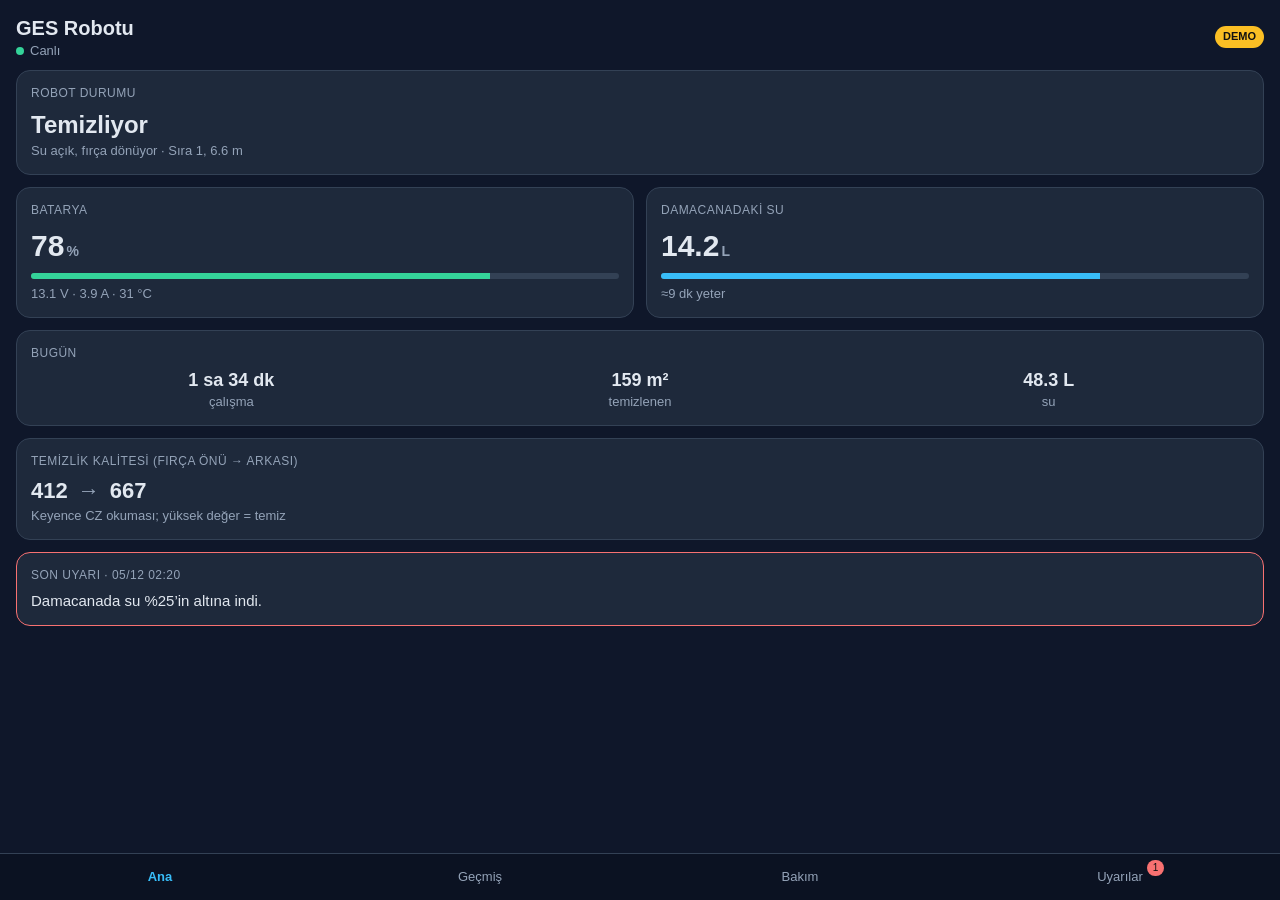
<file: uygulama/public/index.html>
<!doctype html>
<html lang="tr">
<head>
  <meta charset="utf-8">
  <meta name="viewport" content="width=device-width, initial-scale=1, viewport-fit=cover">
  <meta name="theme-color" content="#0f172a">
  <meta name="apple-mobile-web-app-capable" content="yes">
  <meta name="apple-mobile-web-app-status-bar-style" content="black-translucent">
  <meta name="apple-mobile-web-app-title" content="GES Robotu">
  <link rel="apple-touch-icon" href="icons/icon-192.png">
  <link rel="manifest" href="manifest.json">
  <link rel="stylesheet" href="styles.css">
  <title>GES Robotu</title>
</head>
<body>
  <header class="top">
    <div>
      <h1>GES Robotu</h1>
      <div class="sub"><span id="baglanti" class="dot"></span><span id="baglantiYazi">Bağlanıyor…</span></div>
    </div>
    <span id="modEtiket" class="pill" hidden>DEMO</span>
  </header>

  <main>
    <!-- ANA -->
    <section id="ana" class="sayfa aktif">
      <div class="kart durum">
        <div class="etiket">Robot durumu</div>
        <div id="durum" class="durumYazi">—</div>
        <div id="durumAlt" class="muted">—</div>
      </div>

      <div class="grid2">
        <div class="kart">
          <div class="etiket">Batarya</div>
          <div class="buyuk"><span id="bat">—</span><small>%</small></div>
          <div class="bar"><i id="batBar"></i></div>
          <div class="muted" id="batAlt">—</div>
        </div>
        <div class="kart">
          <div class="etiket">Damacanadaki su</div>
          <div class="buyuk"><span id="su">—</span><small>L</small></div>
          <div class="bar su"><i id="suBar"></i></div>
          <div class="muted" id="suAlt">—</div>
        </div>
      </div>

      <div class="kart">
        <div class="etiket">Bugün</div>
        <div class="grid3">
          <div><div class="orta" id="bugunSure">—</div><div class="muted">çalışma</div></div>
          <div><div class="orta" id="bugunAlan">—</div><div class="muted">temizlenen</div></div>
          <div><div class="orta" id="bugunSu">—</div><div class="muted">su</div></div>
        </div>
      </div>

      <div class="kart">
        <div class="etiket">Temizlik kalitesi (fırça önü → arkası)</div>
        <div class="kir"><span id="kirOn">—</span><span class="ok">→</span><span id="kirArka">—</span></div>
        <div class="muted">Keyence CZ okuması; yüksek değer = temiz</div>
      </div>

      <div id="sonUyari" class="kart uyari" hidden></div>
    </section>

    <!-- GEÇMİŞ -->
    <section id="gecmis" class="sayfa">
      <div class="kart">
        <div class="etiket">Son 7 gün – temizlenen alan (m²)</div>
        <div id="grafik" class="grafik"></div>
      </div>
      <div id="gorevListe"></div>
    </section>

    <!-- BAKIM -->
    <section id="bakim" class="sayfa">
      <div id="bakimListe"></div>
      <p class="muted kucuk">Eşikler prototip için tahminidir; testlerle güncellenecek. "Değiştirildi" sayacı sıfırlar.</p>
    </section>

    <!-- UYARILAR -->
    <section id="uyarilar" class="sayfa">
      <div id="uyariListe"></div>
    </section>
  </main>

  <nav class="alt">
    <button data-s="ana" class="aktif">Ana</button>
    <button data-s="gecmis">Geçmiş</button>
    <button data-s="bakim">Bakım</button>
    <button data-s="uyarilar">Uyarılar<span id="uyariSayi" class="rozet" hidden></span></button>
  </nav>

  <dialog id="giris">
    <form method="dialog" id="girisForm">
      <h2>Giriş</h2>
      <input id="eposta" type="email" placeholder="E-posta" autocomplete="username" required>
      <input id="sifre" type="password" placeholder="Şifre" autocomplete="current-password" required>
      <div id="girisHata" class="hata"></div>
      <button type="submit">Giriş yap</button>
    </form>
  </dialog>

  <script type="module" src="app.js"></script>
</body>
</html>
</file>
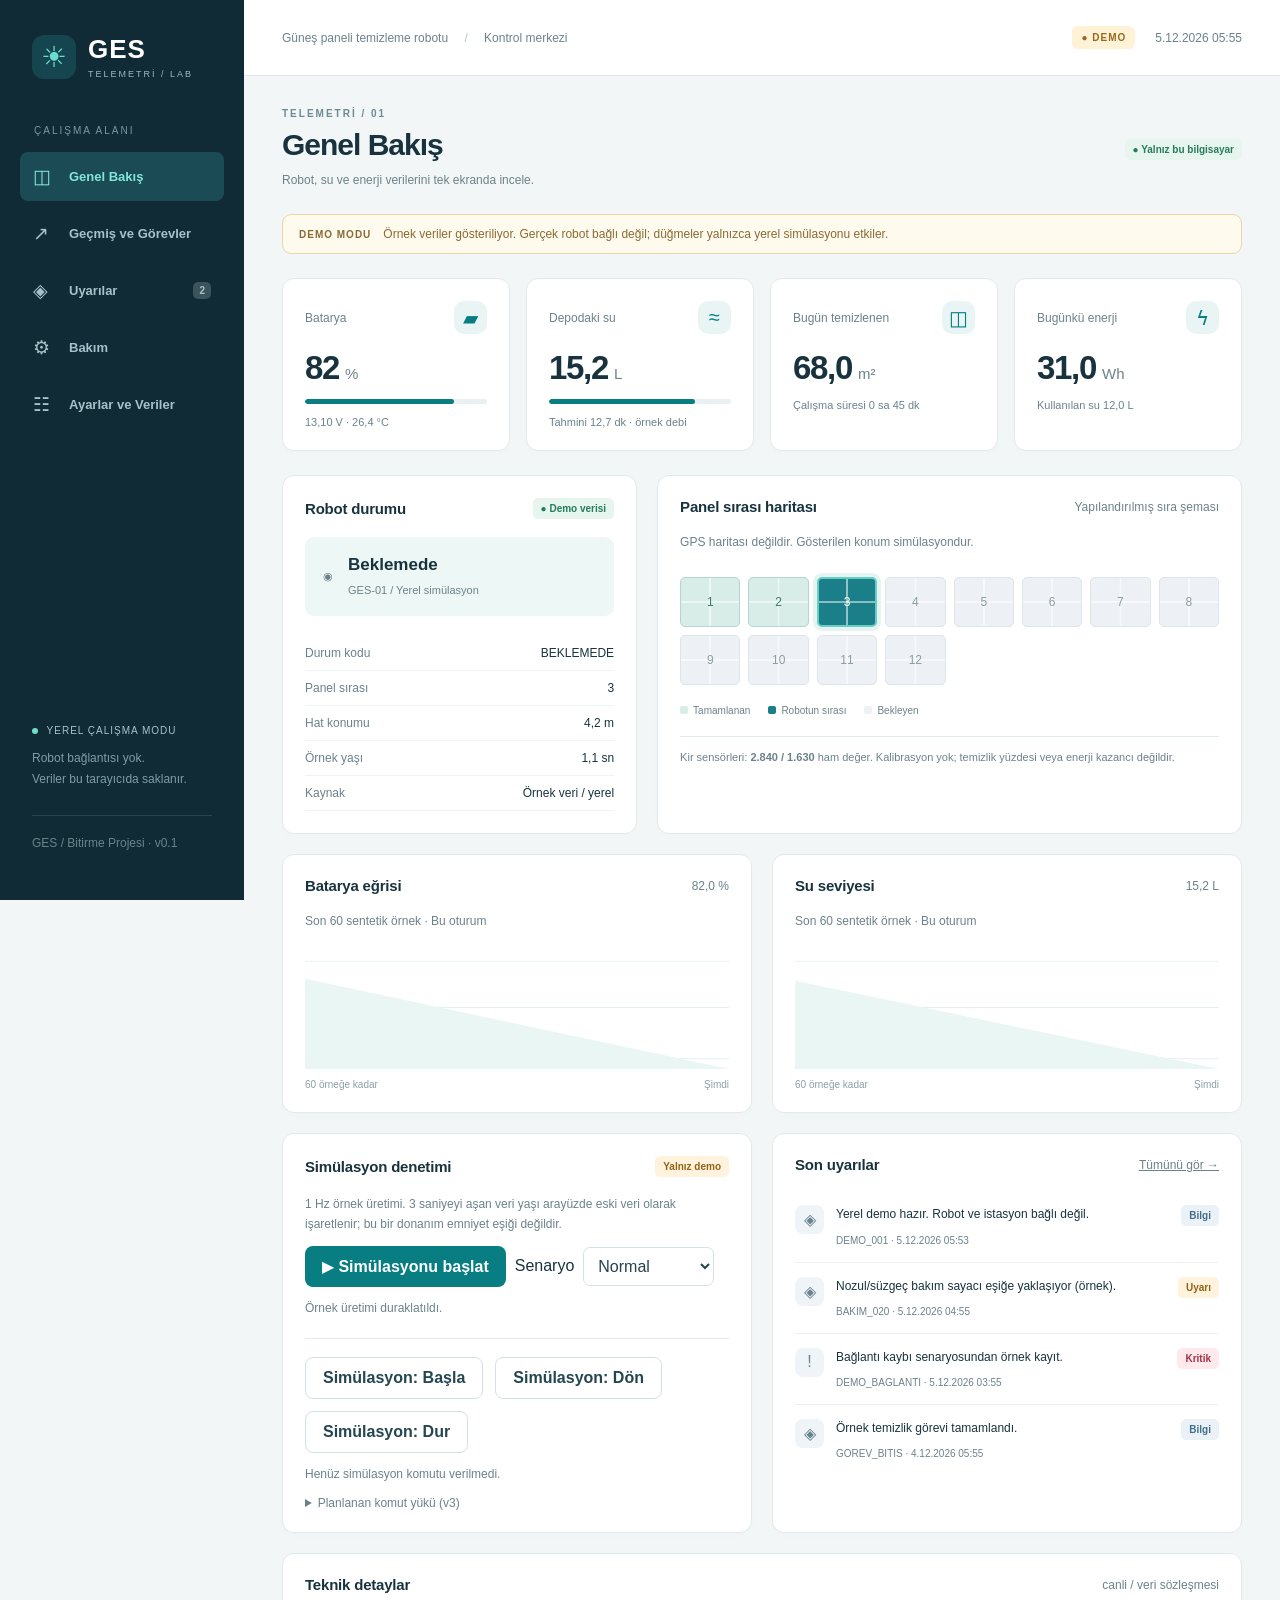
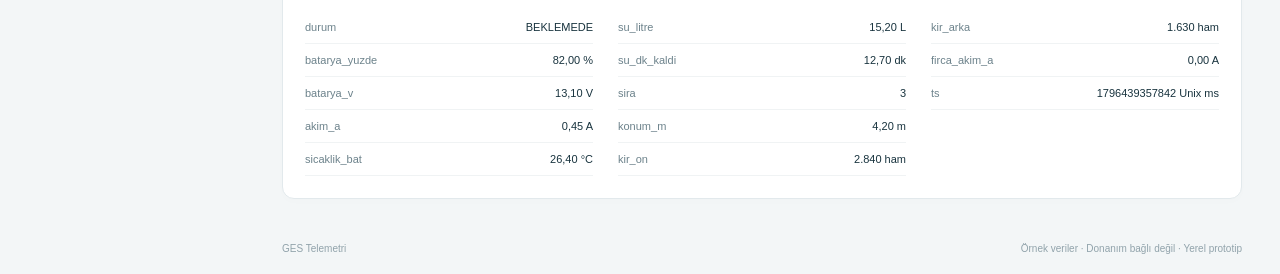
<file: denemeler/TelemetriDeneme/web/index.html>
<!doctype html>
<html lang="tr"><head><meta charset="utf-8"><meta name="viewport" content="width=device-width,initial-scale=1"><title>TelemetriDeneme • GES Yerel Demo</title><meta name="theme-color" content="#102b36"><meta http-equiv="Content-Security-Policy" content="default-src 'self'; script-src 'self'; style-src 'self' 'unsafe-inline'; img-src 'self' data:; connect-src 'none'; font-src 'self'; object-src 'none'; base-uri 'none'; form-action 'none'"><link rel="icon" href="data:,"><link rel="stylesheet" href="style.css"><script src="app.js" defer></script></head>
<body><aside class="sidebar"><a class="brand" href="#genel"><span class="brand-icon">☀</span><span>GES<span class="brand-small">TELEMETRİ / LAB</span></span></a><div class="nav-label">ÇALIŞMA ALANI</div><nav aria-label="Ana menü"><a href="#genel" data-page="genel"><span>◫</span>Genel Bakış</a><a href="#gecmis" data-page="gecmis"><span>↗</span>Geçmiş ve Görevler</a><a href="#uyarilar" data-page="uyarilar"><span>◈</span>Uyarılar <b id="alert-count"></b></a><a href="#bakim" data-page="bakim"><span>⚙</span>Bakım</a><a href="#ayarlar" data-page="ayarlar"><span>☷</span>Ayarlar ve Veriler</a></nav><div class="sidebar-bottom"><span class="led"></span> YEREL ÇALIŞMA MODU<p>Robot bağlantısı yok.<br>Veriler bu tarayıcıda saklanır.</p><small>GES / Bitirme Projesi · v0.1</small></div></aside>
<div class="workspace"><header class="topbar"><span>Güneş paneli temizleme robotu <span class="top-slash">/</span> Kontrol merkezi</span><div><span class="demo-pill">● DEMO</span><time id="clock"></time></div></header><main id="main" tabindex="-1"></main><footer>GES Telemetri <span>Örnek veriler · Donanım bağlı değil · Yerel prototip</span></footer></div><div id="toast" role="status" aria-live="polite"></div><dialog id="confirm-dialog"><form method="dialog"><div class="eyebrow">İŞLEM ONAYI</div><h2 id="dialog-title"></h2><p id="dialog-desc"></p><div class="actions"><button value="cancel" class="secondary">Vazgeç</button><button value="confirm">Onayla</button></div></form></dialog></body></html>
</file>
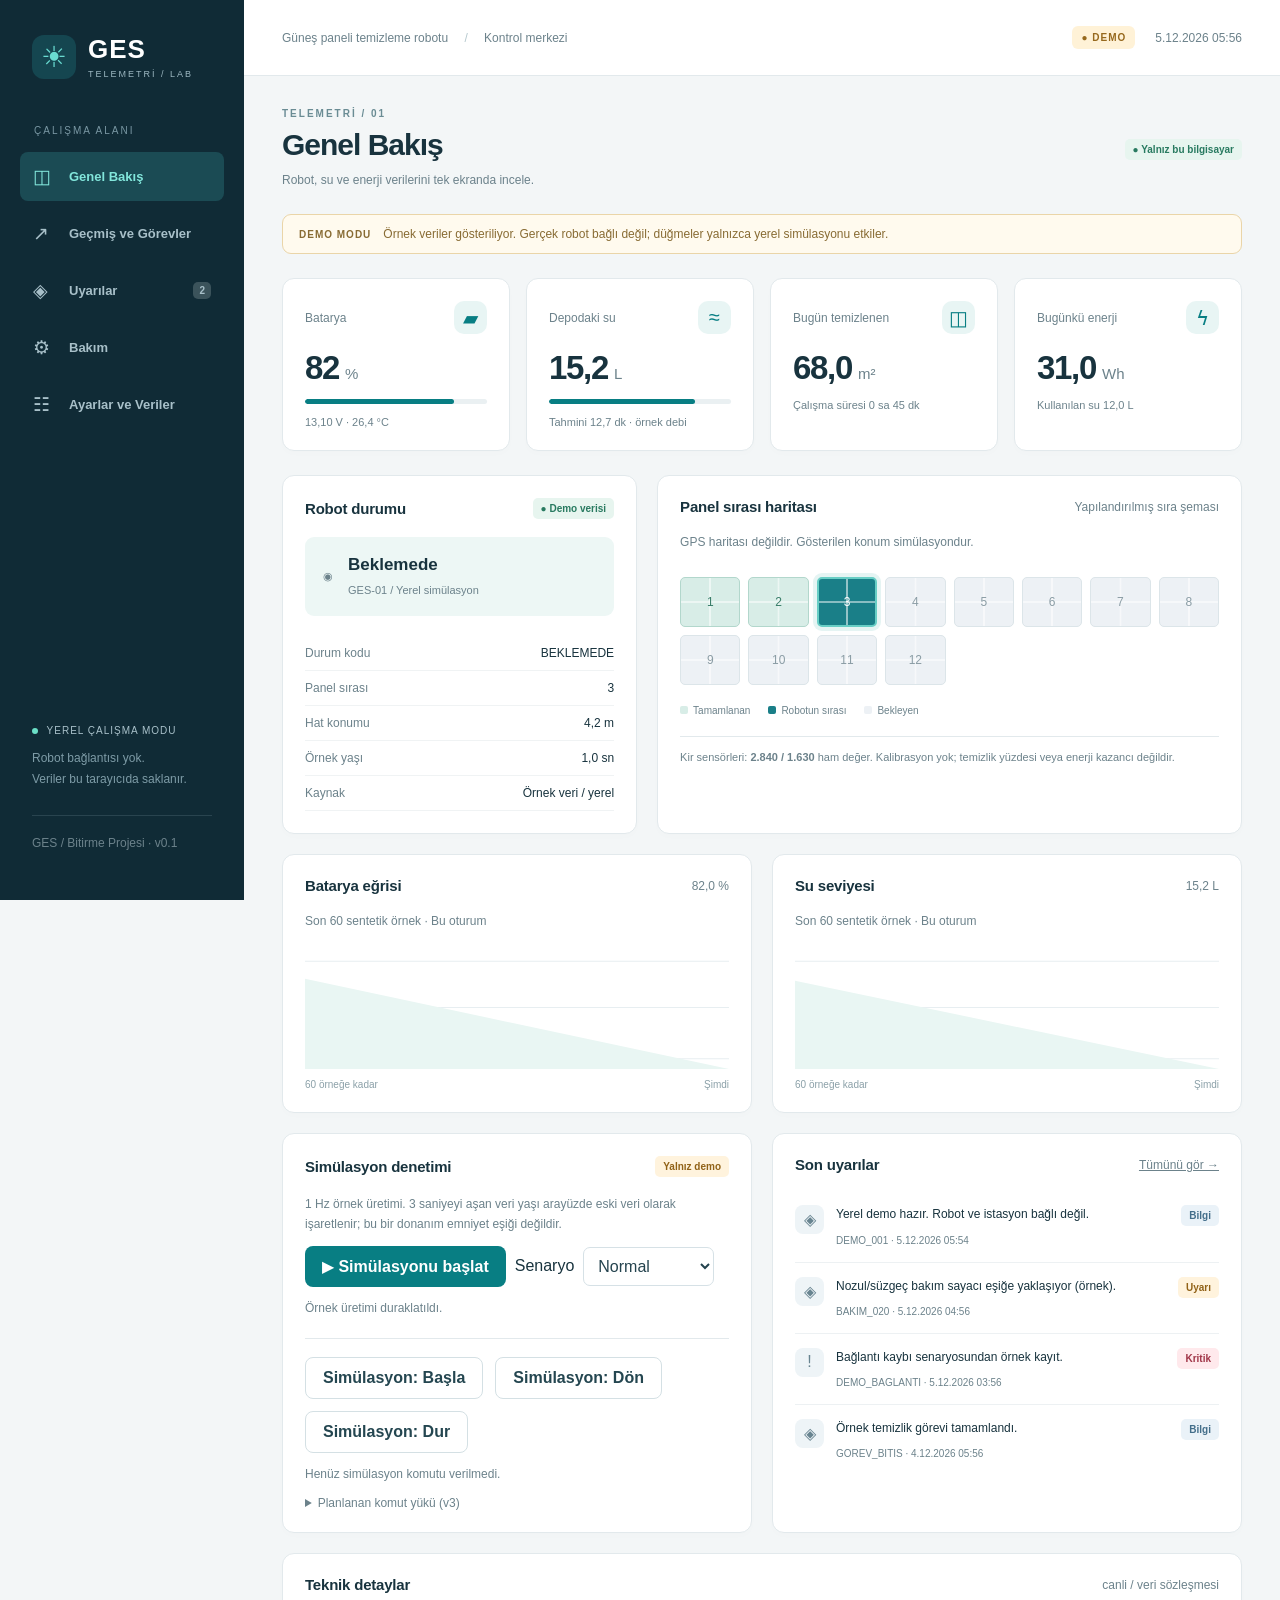
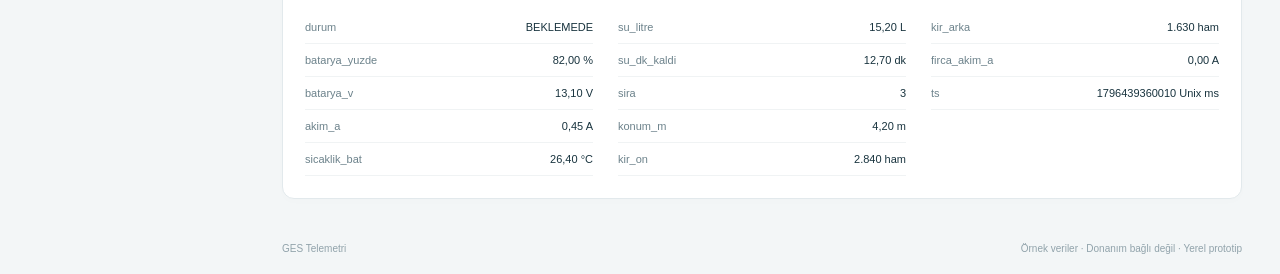
<file: denemeler/TelemetriDeneme/TelemetriDeneme.html>
<!doctype html>
<html lang="tr"><head><meta charset="utf-8"><meta name="viewport" content="width=device-width,initial-scale=1"><title>TelemetriDeneme • GES Yerel Demo</title><meta name="theme-color" content="#102b36"><meta http-equiv="Content-Security-Policy" content="default-src 'self'; script-src 'sha256-MzITUtoM8QyOgu9XN5hduH7r/2O6QPkJJm+5exxJ1OM='; style-src 'self' 'unsafe-inline'; img-src 'self' data:; connect-src 'none'; font-src 'self'; object-src 'none'; base-uri 'none'; form-action 'none'"><link rel="icon" href="data:,"><style>*{box-sizing:border-box} :root{font-family:Segoe UI,Arial,sans-serif;color:#18333e;background:#f3f6f7;font-synthesis:none;--teal:#087e83;--navy:#102b36;--muted:#6c828b;--line:#e2e9ec}body{margin:0}button,input,select,textarea{font:inherit}button,a,input,select,textarea{outline-offset:4px}button:focus-visible,a:focus-visible,input:focus-visible,select:focus-visible,textarea:focus-visible{outline:3px solid #18a6af}button{border:0;border-radius:8px;padding:11px 17px;background:var(--teal);color:white;cursor:pointer;font-weight:600}button:hover{filter:brightness(.94)}button.secondary{background:#fff;color:#244650;border:1px solid #d4e0e4}button.danger{background:#a73542}button:disabled{opacity:.45;cursor:not-allowed}a{color:var(--teal)}.sidebar{position:fixed;inset:0 auto 0 0;width:244px;background:var(--navy);padding:34px 20px;color:#d4e3e8;display:flex;flex-direction:column;z-index:3}.brand{display:flex;gap:12px;align-items:center;color:#fff;text-decoration:none;font-size:26px;font-weight:700;letter-spacing:1px;padding:0 12px 42px}.brand-icon{display:grid;place-items:center;width:44px;height:44px;background:#154650;color:#69dbd1;border-radius:12px;font-size:29px}.brand-small{display:block;font-size:9px;font-weight:500;letter-spacing:2px;color:#9db8c2;margin-top:4px}.nav-label{font-size:10px;letter-spacing:2px;color:#7997a3;padding:4px 14px 16px}nav{display:flex;flex-direction:column;gap:8px}nav a{display:flex;align-items:center;gap:13px;text-decoration:none;color:#a8c0c9;border-radius:8px;padding:13px;font-size:13px;font-weight:600}nav a span{font-size:19px;width:23px}nav a:hover{background:#183d49}nav a.active{background:#1b4b54;color:#82e6db}nav b{margin-left:auto;background:#3b535b;border-radius:5px;font-size:10px;padding:3px 6px}.sidebar-bottom{margin-top:auto;font-size:10px;letter-spacing:1px;padding:16px 12px;color:#a8c0c9}.sidebar-bottom p{letter-spacing:0;font-size:12px;line-height:1.8;color:#7e9ca7}.sidebar-bottom small{display:block;border-top:1px solid #29444f;margin-top:24px;padding-top:20px;letter-spacing:0}.led{display:inline-block;width:6px;height:6px;border-radius:100%;background:#6be0c7;margin-right:5px}.workspace{margin-left:244px}.topbar{min-height:76px;padding:20px 38px;background:#fff;border-bottom:1px solid var(--line);display:flex;justify-content:space-between;align-items:center;color:var(--muted);font-size:12px;gap:20px}.topbar>div{display:flex;align-items:center;gap:20px}.top-slash{margin:0 13px;color:#b5c8ce}.demo-pill{background:#fff2d7;color:#97691e;border-radius:6px;padding:6px 9px;letter-spacing:1px;font-size:10px;font-weight:700}main{padding:32px 38px 24px;max-width:1700px;margin:auto;min-height:calc(100vh - 130px)}.page-head{display:flex;justify-content:space-between;align-items:center;margin-bottom:24px;gap:16px}.eyebrow{font-size:10px;font-weight:700;letter-spacing:2px;color:#6a8c94;margin-bottom:9px}h1{font-size:30px;letter-spacing:-1px;line-height:1.1;margin:0 0 10px;font-weight:650}h2{font-size:15px;letter-spacing:-.2px;margin:0 0 10px}h3{font-size:13px;margin:0 0 9px}p{line-height:1.6}small,.muted{color:var(--muted);font-size:12px}.page-head p{margin:0;color:var(--muted);font-size:12px}.notice{border:1px solid #ead5a8;background:#fffaee;padding:12px 16px;border-radius:9px;color:#886b33;font-size:12px;margin-bottom:24px;display:flex;gap:12px;align-items:center}.notice b{font-size:10px;white-space:nowrap;letter-spacing:1px}.kpis{display:grid;grid-template-columns:repeat(4,minmax(0,1fr));gap:16px;margin-bottom:24px}.card{background:#fff;border:1px solid var(--line);border-radius:12px;padding:22px;min-width:0;box-shadow:0 3px 7px #17394703}.kpi-top{display:flex;justify-content:space-between;align-items:center;font-size:12px;color:var(--muted)}.kpi-icon{display:grid;place-items:center;width:33px;height:33px;border-radius:10px;background:#e8f5f4;color:var(--teal);font-size:20px}.big{font-size:33px;letter-spacing:-1.3px;margin:15px 0 12px;font-weight:650}.big small{font-size:15px;font-weight:400;letter-spacing:0;margin-left:6px}.kpi-note{font-size:11px;color:var(--muted)}.kpi-note strong{color:var(--teal);font-weight:600}.meter{height:5px;background:#eaf0f2;border-radius:20px;overflow:hidden;margin:12px 0}.meter i{display:block;height:100%;background:var(--teal);border-radius:20px;width:var(--percent)}.meter.warn i{background:#c08a31}.grid-two{display:grid;grid-template-columns:minmax(280px,.85fr) minmax(0,1.4fr);gap:20px;margin-bottom:20px}.equal{grid-template-columns:repeat(2,minmax(0,1fr))}.section-head{display:flex;justify-content:space-between;align-items:center;gap:10px;margin-bottom:18px}.section-head h2{margin:0}.tag{font-size:10px;border-radius:5px;padding:5px 8px;font-weight:600;background:#e7f5ef;color:#287a60;white-space:nowrap}.tag.uyari{background:#fff3dd;color:#916217}.tag.kritik{background:#ffe9ec;color:#a13548}.tag.bilgi{background:#eaf2f8;color:#436e8a}.tag.stale{background:#ffe9ec;color:#a13548}.status-hero{background:#edf7f5;border-radius:9px;padding:18px;margin:10px 0 20px;display:flex;align-items:center;gap:15px}.status-symbol{color:var(--teal);font-size:31px}.status-hero b{font-size:17px;display:block;margin-bottom:5px}.status-hero span{font-size:11px;color:var(--muted)}dl{margin:0}dl>div{display:flex;justify-content:space-between;border-bottom:1px solid #f0f3f4;padding:10px 0;gap:12px;font-size:12px}dt{color:var(--muted)}dd{margin:0;font-variant-numeric:tabular-nums;overflow-wrap:anywhere}.map{display:grid;grid-template-columns:repeat(8,1fr);gap:8px;margin:25px 0 20px}.panel{background:#edf1f5;height:50px;display:grid;place-items:center;border:1px solid #dce5e9;border-radius:5px;font-size:12px;color:#8b9da5;position:relative;background-image:linear-gradient(90deg,transparent 48%,#fff8 49%,#fff8 51%,transparent 52%),linear-gradient(transparent 48%,#fff8 49%,#fff8 51%,transparent 52%)}.panel.done{background-color:#d8ede7;border-color:#b2d7cc;color:#3b7e6a}.panel.current{background-color:#1a7f88;border:2px solid #68cec5;color:white;box-shadow:0 0 0 4px #e5f4f3}.legend{display:flex;gap:18px;font-size:10px;color:var(--muted);margin-bottom:20px}.legend i{display:inline-block;width:8px;height:8px;margin-right:5px;border-radius:2px;background:#d8ede7}.legend .active{background:#1a7f88}.legend .pending{background:#edf1f5}.mini-note{font-size:11px;color:var(--muted);padding:12px 0;border-top:1px solid var(--line);margin:0}.chart{height:118px;display:block;width:100%;margin-top:20px;overflow:visible}.chart-grid{stroke:#e7eef1;stroke-width:1}.chart-line{fill:none;stroke:#138c8a;stroke-width:2.5;stroke-linecap:round;stroke-linejoin:round}.chart-fill{fill:#e9f6f3}.chart-labels{display:flex;justify-content:space-between;font-size:10px;color:#8ba0a8;margin-top:10px}.actions{display:flex;gap:9px;flex-wrap:wrap;align-items:center}.controls{margin-top:20px;padding-top:18px;border-top:1px solid var(--line);display:flex;align-items:center;gap:12px;flex-wrap:wrap}.controls label,label.field{font-size:12px;color:var(--muted)}input,select,textarea{border:1px solid #d6e1e6;border-radius:7px;background:#fff;color:#24434e;padding:9px 10px;min-width:0}select{max-width:100%}.list{list-style:none;margin:0;padding:0}.list li{padding:14px 0;border-bottom:1px solid #edf1f3}.list li:last-child{border-bottom:0}.alert-row{display:flex;gap:12px;align-items:flex-start}.alert-icon{width:29px;height:29px;display:grid;place-items:center;background:#eef4f7;color:#688490;border-radius:8px;flex-shrink:0}.alert-row p{font-size:12px;margin:0 0 5px}.alert-row small{font-size:10px}.alert-row .tag{margin-left:auto}.technical{display:grid;grid-template-columns:repeat(3,1fr);gap:0 25px}.technical dl>div{font-size:11px}.table-wrap{overflow:auto}table{width:100%;border-collapse:collapse;white-space:nowrap;text-align:left;font-size:12px}th{font-size:10px;text-transform:uppercase;letter-spacing:.7px;color:#81949b;font-weight:600;background:#f8fafb}td,th{padding:14px 12px;border-bottom:1px solid #eaf0f2}tbody tr:hover{background:#f8fbfb}.filterbar{display:flex;justify-content:space-between;gap:15px;align-items:end;flex-wrap:wrap;margin:20px 0}.field{display:flex;flex-direction:column;gap:7px}.field input{max-width:200px}.bar-chart{height:150px;display:flex;align-items:end;gap:10px;margin:25px 0 30px}.bar-col{flex:1;display:flex;align-items:center;flex-direction:column;height:100%;justify-content:end;min-width:15px;gap:7px}.bar-col i{display:block;background:#73bcb3;width:70%;min-height:3px;border-radius:4px 4px 0 0}.bar-col small{font-size:9px;white-space:nowrap}.bakim-grid{display:grid;grid-template-columns:repeat(3,1fr);gap:18px}.bakim-grid .big{font-size:27px}.bakim-grid button{font-size:11px;margin-top:15px}.bakim-grid p{font-size:11px;color:var(--muted);min-height:36px}.settings-grid{display:grid;grid-template-columns:1fr 1fr;gap:20px}.settings-grid p{font-size:12px;color:var(--muted)}textarea{width:100%;min-height:145px;resize:vertical;font-family:Consolas,monospace;font-size:11px;line-height:1.5}pre{background:#102b36;color:#b8ddd8;border-radius:8px;padding:17px;overflow:auto;font-size:11px;line-height:1.7;max-height:380px}code{font-family:Consolas,monospace;font-size:11px}.empty{text-align:center;padding:45px 20px;color:var(--muted);font-size:13px}.error{color:#ad2d45;font-size:12px;padding:10px 0;overflow-wrap:anywhere}.flow{display:flex;gap:8px;flex-wrap:wrap;font-size:12px;align-items:center;margin:20px 0}.flow span{background:#edf5f5;border:1px solid #d7e8e6;border-radius:7px;padding:10px}.flow em{font-style:normal;color:#91a5ae}footer{display:flex;justify-content:space-between;font-size:10px;color:#91a3ab;padding:20px 38px;gap:15px}#toast{position:fixed;bottom:25px;right:30px;background:#153b46;color:white;border-radius:10px;padding:14px 20px;font-size:12px;box-shadow:0 8px 35px #0c26333d;z-index:10;display:none;max-width:85vw}#toast.visible{display:block}dialog{border:1px solid #dbe5e8;border-radius:14px;padding:28px;max-width:440px;width:90vw;box-shadow:0 30px 90px #102b364d}dialog::backdrop{background:#102b3666}dialog p{font-size:13px;color:var(--muted)}dialog .actions{justify-content:flex-end;margin-top:25px}.spaced{margin-top:22px}.long-label{max-width:460px}body[data-empty="true"] .workspace{min-height:100vh}
@media(min-width:1550px){.big{font-size:39px}.map .panel{height:62px}}@media(max-width:1150px){.sidebar{width:210px;padding:30px 14px}.workspace{margin-left:210px}main{padding:28px 24px}.topbar{padding:20px 24px}.kpis{gap:10px}.card{padding:18px}.big{font-size:29px}.bakim-grid{grid-template-columns:repeat(2,1fr)}.technical{grid-template-columns:repeat(2,1fr)}}@media(max-width:860px){.sidebar{width:74px;padding:25px 8px}.brand{padding:0 6px 30px}.brand>span:last-child,.nav-label,.sidebar-bottom{display:none}.brand-icon{min-width:42px}nav a{font-size:0;padding:13px;justify-content:center}nav a span{font-size:22px}nav b{display:none}.workspace{margin-left:74px}.grid-two{grid-template-columns:1fr}.settings-grid{grid-template-columns:1fr}.topbar>span{display:none}.topbar{justify-content:flex-end}.equal{grid-template-columns:1fr 1fr}.kpis{grid-template-columns:repeat(2,1fr)}h1{font-size:27px}.page-head .tag{display:none}.technical{grid-template-columns:repeat(2,1fr)}}@media(max-width:550px){main{padding:24px 15px}.topbar{padding:17px 15px;min-height:62px}.topbar time{font-size:10px}.equal,.bakim-grid{grid-template-columns:1fr}.notice{align-items:flex-start;font-size:10px}.notice b{font-size:9px}.card{padding:17px}.big{font-size:26px}.map{gap:5px}.panel{height:37px}.technical{grid-template-columns:1fr}footer{padding:20px 15px}footer span{max-width:180px}.actions button{font-size:11px;padding:10px}.page-head{align-items:flex-start}.kpi-top{font-size:11px}.kpi-icon{width:25px;height:25px;font-size:17px}}
</style></head>
<body><aside class="sidebar"><a class="brand" href="#genel"><span class="brand-icon">☀</span><span>GES<span class="brand-small">TELEMETRİ / LAB</span></span></a><div class="nav-label">ÇALIŞMA ALANI</div><nav aria-label="Ana menü"><a href="#genel" data-page="genel"><span>◫</span>Genel Bakış</a><a href="#gecmis" data-page="gecmis"><span>↗</span>Geçmiş ve Görevler</a><a href="#uyarilar" data-page="uyarilar"><span>◈</span>Uyarılar <b id="alert-count"></b></a><a href="#bakim" data-page="bakim"><span>⚙</span>Bakım</a><a href="#ayarlar" data-page="ayarlar"><span>☷</span>Ayarlar ve Veriler</a></nav><div class="sidebar-bottom"><span class="led"></span> YEREL ÇALIŞMA MODU<p>Robot bağlantısı yok.<br>Veriler bu tarayıcıda saklanır.</p><small>GES / Bitirme Projesi · v0.1</small></div></aside>
<div class="workspace"><header class="topbar"><span>Güneş paneli temizleme robotu <span class="top-slash">/</span> Kontrol merkezi</span><div><span class="demo-pill">● DEMO</span><time id="clock"></time></div></header><main id="main" tabindex="-1"></main><footer>GES Telemetri <span>Örnek veriler · Donanım bağlı değil · Yerel prototip</span></footer></div><div id="toast" role="status" aria-live="polite"></div><dialog id="confirm-dialog"><form method="dialog"><div class="eyebrow">İŞLEM ONAYI</div><h2 id="dialog-title"></h2><p id="dialog-desc"></p><div class="actions"><button value="cancel" class="secondary">Vazgeç</button><button value="confirm">Onayla</button></div></form></dialog><script>'use strict';
const KEY='ges.telemetri.local.v1';
const STATES=['BEKLEMEDE','TEMIZLIYOR','TIRMANIYOR','DONUYOR','SARJ','HATA','ACIL_STOP'];
const NAMES={BEKLEMEDE:'Beklemede',TEMIZLIYOR:'Temizliyor',TIRMANIYOR:'Tırmanıyor',DONUYOR:'İstasyona dönüyor',SARJ:'Şarj oluyor',HATA:'Hata',ACIL_STOP:'Acil stop'};
const LEVELS={bilgi:'Bilgi',uyari:'Uyarı',kritik:'Kritik'};
const $=s=>document.querySelector(s);
const esc=s=>String(s??'').replace(/[&<>"']/g,c=>({'&':'&amp;','<':'&lt;','>':'&gt;','"':'&quot;',"'":'&#39;'}[c]));
const num=(n,d=1)=>new Intl.NumberFormat('tr-TR',{maximumFractionDigits:d,minimumFractionDigits:d}).format(n);
const date=t=>new Intl.DateTimeFormat('tr-TR',{timeZone:'Europe/Istanbul',dateStyle:'short',timeStyle:'short'}).format(new Date(t));
const day=t=>new Intl.DateTimeFormat('sv-SE',{timeZone:'Europe/Istanbul',year:'numeric',month:'2-digit',day:'2-digit'}).format(new Date(t));
const duration=s=>`${Math.floor(s/3600)} sa ${Math.floor(s%3600/60)} dk`;
function seed(){
 const now=Date.now(),gunluk={},gorevler={};
 for(let i=6;i>=0;i--){const t=now-i*86400000;gunluk[day(t)]={sure_s:2700+i*360,alan_m2:68+i*9,su_l:12+i*.6,enerji_wh:31+i*4};}
 for(let i=0;i<8;i++){const t=now-(i+1)*4*3600000;gorevler['gorev_'+(i+1)]={bas:t,sure_s:1200+i*120,alan_m2:27+i*3,su_l:5+i*.4,enerji_wh:14+i*2,bitis_nedeni:i===2?'DUR_ISTEGI':'TAMAMLANDI'};}
 const make=(ad,sayac,esik,birim,not)=>({ad,sayac,esik,birim,son_degisim:now-21*86400000,not});
 return {canli:{durum:'BEKLEMEDE',batarya_yuzde:82,batarya_v:13.1,akim_a:.45,sicaklik_bat:26.4,su_litre:15.2,su_dk_kaldi:12.7,sira:3,konum_m:4.2,kir_on:2840,kir_arka:1630,firca_akim_a:0,ts:now},gunluk,gorevler,
 uyarilar:{demo_1:{ts:now-120000,seviye:'bilgi',mesaj:'Yerel demo hazır. Robot ve istasyon bağlı değil.',kod:'DEMO_001'},demo_2:{ts:now-3600000,seviye:'uyari',mesaj:'Nozul/süzgeç bakım sayacı eşiğe yaklaşıyor (örnek).',kod:'BAKIM_020'},demo_3:{ts:now-7200000,seviye:'kritik',mesaj:'Bağlantı kaybı senaryosundan örnek kayıt.',kod:'DEMO_BAGLANTI'},demo_4:{ts:now-86400000,seviye:'bilgi',mesaj:'Örnek temizlik görevi tamamlandı.',kod:'GOREV_BITIS'}},
 bakim:{firca:make('Rulo fırça',37.5,100,'saat','Akım ve ham kir değerlerinin trendi ayrıca izlenir.'),palet:make('Palet kayışları',12.4,50,'km','Enkoder mesafesi esas alınır.'),motor:make('Sürüş motorları',68,500,'saat','Çalışma süresi takip edilir.'),pompa:make('Pompa',42,300,'saat','Depo kartının çalışma sayacı.'),nozul:make('Nozul / süzgeç',18.2,20,'saat','Temizlik sonrası sayaç sıfırlanır.'),batarya:make('Batarya',48,2000,'döngü','LiFePO4 için tahmini başlangıç eşiği.')},komut:{istek:'DUR',ts:now,kim:'yerel-demo'}};
}
function validate(x){
 const fail=m=>{throw Error(m);};
 const obj=(o,p)=>{if(!o||typeof o!=='object'||Array.isArray(o))fail(p+' nesne olmalı.');};
 const finite=(v,p,min=-Infinity,max=Infinity)=>{if(typeof v!=='number'||!Number.isFinite(v)||v<min||v>max)fail(p+' geçerli bir sayı olmalı ('+min+'…'+max+').');};
 const str=(v,p)=>{if(typeof v!=='string'||v.length>2000)fail(p+' en fazla 2000 karakterlik metin olmalı.');};
 function safe(o){if(o&&typeof o==='object'){for(const k of Object.keys(o)){if(['__proto__','constructor','prototype'].includes(k))fail('Güvensiz anahtar: '+k);safe(o[k]);}}} safe(x);obj(x,'Kök');
 const keys=['canli','gunluk','gorevler','uyarilar','bakim','komut'];for(const k of keys)obj(x[k],k);if(Object.keys(x).some(k=>!keys.includes(k)))fail('Kök düzeyinde yalnız telemetri sözleşmesi alanları kullanılmalı.');
 const c=x.canli;if(!STATES.includes(c.durum))fail('canli.durum geçersiz.');
 for(const k of ['batarya_yuzde','batarya_v','akim_a','sicaklik_bat','su_litre','su_dk_kaldi','sira','konum_m','kir_on','kir_arka','firca_akim_a','ts'])finite(c[k],'canli.'+k,['sicaklik_bat','akim_a'].includes(k)?-100:0);
 finite(c.batarya_yuzde,'batarya_yuzde',0,100);if(!Number.isSafeInteger(c.ts)||c.ts<=0)fail('canli.ts pozitif Unix ms olmalı.');if(!Number.isInteger(c.sira)||c.sira<1)fail('sira pozitif tamsayı olmalı.');
 const stamp=(v,p)=>{finite(v,p,0,8640000000000000);if(!Number.isSafeInteger(v))fail(p+' tamsayı Unix ms olmalı.');};
 const counts=o=>{if(Object.keys(o).length>10000)fail('Bir dalda en fazla 10.000 kayıt olabilir.');};
 for(const k of ['gunluk','gorevler','uyarilar','bakim'])counts(x[k]);
 for(const [k,v] of Object.entries(x.gunluk)){obj(v,'gunluk.'+k);if(!/^\d{4}-\d{2}-\d{2}$/.test(k)||!Number.isFinite(Date.parse(k))||new Date(k).toISOString().slice(0,10)!==k)fail('Günlük tarih anahtarı geçersiz: '+k);for(const n of ['sure_s','alan_m2','su_l','enerji_wh'])finite(v[n],'gunluk.'+k+'.'+n,0);}
 for(const [k,v] of Object.entries(x.gorevler)){obj(v,'gorevler.'+k);stamp(v.bas,'gorevler.bas');for(const n of ['sure_s','alan_m2','su_l','enerji_wh'])finite(v[n],'gorevler.'+n,0);str(v.bitis_nedeni,'bitis_nedeni');}
 for(const v of Object.values(x.uyarilar)){obj(v,'uyarilar kaydı');stamp(v.ts,'uyarilar.ts');if(!Object.hasOwn(LEVELS,v.seviye))fail('Uyarı seviyesi bilgi/uyari/kritik olmalı.');str(v.mesaj,'mesaj');str(v.kod,'kod');}
 for(const v of Object.values(x.bakim)){obj(v,'bakim kaydı');for(const n of ['ad','birim','not'])str(v[n],'bakim.'+n);finite(v.sayac,'sayac',0);finite(v.esik,'esik',Number.MIN_VALUE);stamp(v.son_degisim,'son_degisim');}
 if(!['BASLA','DON','DUR'].includes(x.komut.istek))fail('komut.istek BASLA/DON/DUR olmalı.');stamp(x.komut.ts,'komut.ts');str(x.komut.kim,'komut.kim');return x;
}
let state,storageError='';try{const raw=localStorage.getItem(KEY);state=raw?validate(JSON.parse(raw)):seed();}catch(e){state=seed();storageError='Kayıt okunamadı; örnek veriler açıldı. '+e.message;}
let page='',running=false,scenario='normal',ticks=0,history=[],filterDay='',alertFilter='tumu',simResult='Henüz simülasyon komutu verilmedi.',toastTimer;
function persist(){try{localStorage.setItem(KEY,JSON.stringify(state));}catch{toast('Tarayıcı kaydı dolu veya kapalı. Verileri JSON olarak yedekleyin.');}}
function toast(msg){$('#toast').textContent=msg;$('#toast').classList.add('visible');clearTimeout(toastTimer);toastTimer=setTimeout(()=>$('#toast').classList.remove('visible'),4200);}
function confirmAction(title,description,fn){const d=$('#confirm-dialog');$('#dialog-title').textContent=title;$('#dialog-desc').textContent=description;d.returnValue='cancel';d.onclose=()=>{if(d.returnValue==='confirm')fn();};d.showModal();}
function alertAdd(level,msg,code){state.uyarilar['demo_'+Date.now()+'_'+ticks]={ts:Date.now(),seviye:level,mesaj:msg,kod:code};const entries=Object.entries(state.uyarilar).sort((a,b)=>b[1].ts-a[1].ts);state.uyarilar=Object.fromEntries(entries.slice(0,200));}
function header(title,sub,index){return `<div class="page-head"><div><div class="eyebrow">TELEMETRİ / ${index}</div><h1>${title}</h1><p>${sub}</p></div><span class="tag">● Yalnız bu bilgisayar</span></div><div class="notice"><b>DEMO MODU</b><span>Örnek veriler gösteriliyor. Gerçek robot bağlı değil; düğmeler yalnızca yerel simülasyonu etkiler.</span></div>`;}
function kpi(title,value,unit,note,icon,percent){return `<article class="card"><div class="kpi-top">${title}<span class="kpi-icon" aria-hidden="true">${icon}</span></div><div class="big">${value}<small>${unit}</small></div>${percent===undefined?'':`<div class="meter" style="--percent:${Math.min(100,Math.max(0,percent))}%"><i></i></div>`}<div class="kpi-note">${note}</div></article>`;}
function dl(entries){return '<dl>'+entries.map(([k,v])=>`<div><dt>${esc(k)}</dt><dd>${esc(v)}</dd></div>`).join('')+'</dl>';}
function trend(field,title,unit){const vals=history.length?history.map(x=>x[field]):[state.canli[field]];const min=field==='batarya_yuzde'?0:0,max=field==='batarya_yuzde'?100:Math.max(19,...vals);const points=vals.map((v,i)=>`${i*400/Math.max(1,vals.length-1)},${105-(v-min)/(max-min)*95}`).join(' ');return `<article class="card"><div class="section-head"><h2>${title}</h2><span class="muted">${num(vals.at(-1))} ${unit}</span></div><p class="muted">Son 60 sentetik örnek · Bu oturum</p><svg class="chart" viewBox="0 0 400 115" preserveAspectRatio="none" role="img" aria-label="${title}, son değer ${num(vals.at(-1))} ${unit}"><path class="chart-grid" d="M0 10H400M0 55H400M0 105H400"/><polygon class="chart-fill" points="0,115 ${points} 400,115"/><polyline class="chart-line" points="${points}"/></svg><div class="chart-labels"><span>60 örneğe kadar</span><span>Şimdi</span></div></article>`;}
function alertsHTML(limit=Infinity){const a=Object.values(state.uyarilar).filter(v=>alertFilter==='tumu'||v.seviye===alertFilter).sort((a,b)=>b.ts-a.ts).slice(0,limit);return a.length?'<ul class="list">'+a.map(v=>`<li class="alert-row"><span class="alert-icon" aria-hidden="true">${v.seviye==='kritik'?'!':'◈'}</span><div><p>${esc(v.mesaj)}</p><small>${esc(v.kod)} · ${date(v.ts)}</small></div><span class="tag ${v.seviye}">${LEVELS[v.seviye]}</span></li>`).join('')+'</ul>':'<div class="empty">Bu filtreye uygun uyarı yok.</div>';}
function liveHTML(){const c=state.canli,age=Math.max(0,(Date.now()-c.ts)/1000),stale=age>3,summary=state.gunluk[day(Date.now())]||{alan_m2:0,su_l:0,enerji_wh:0,sure_s:0};const rowCount=Math.max(12,c.sira);const start=Math.max(1,c.sira-11),end=Math.min(rowCount,start+23);
 return `<div class="kpis">${kpi('Batarya',num(c.batarya_yuzde,0),'%',`${num(c.batarya_v,2)} V · ${num(c.sicaklik_bat)} °C`,'▰',c.batarya_yuzde)}${kpi('Depodaki su',num(c.su_litre),'L',`Tahmini ${num(c.su_dk_kaldi)} dk · örnek debi`,'≈',c.su_litre/19*100)}${kpi('Bugün temizlenen',num(summary.alan_m2),'m²',`Çalışma süresi ${duration(summary.sure_s)}`,'◫')}${kpi('Bugünkü enerji',num(summary.enerji_wh),'Wh',`Kullanılan su ${num(summary.su_l)} L`,'ϟ')}</div>
 <div class="grid-two"><article class="card"><div class="section-head"><h2>Robot durumu</h2><span class="tag ${stale?'stale':''}">${stale?'● Veri eski':'● Demo verisi'}</span></div><div class="status-hero"><span class="status-symbol">◉</span><div><b>${NAMES[c.durum]}</b><span>GES-01 / Yerel simülasyon</span></div></div>${dl([['Durum kodu',c.durum],['Panel sırası',c.sira],['Hat konumu',num(c.konum_m)+' m'],['Örnek yaşı',num(age)+' sn'],['Kaynak','Örnek veri / yerel']])}</article>
 <article class="card"><div class="section-head"><h2>Panel sırası haritası</h2><span class="muted">Yapılandırılmış sıra şeması</span></div><p class="muted">GPS haritası değildir. Gösterilen konum simülasyondur.</p><div class="map" aria-label="Şematik panel sıraları">${Array.from({length:end-start+1},(_,i)=>i+start).map(i=>`<div class="panel ${i<c.sira?'done':i===c.sira?'current':''}" aria-label="Sıra ${i}${i===c.sira?' aktif':''}">${i}</div>`).join('')}</div><div class="legend"><span><i></i>Tamamlanan</span><span><i class="active"></i>Robotun sırası</span><span><i class="pending"></i>Bekleyen</span></div><p class="mini-note">Kir sensörleri: <strong>${num(c.kir_on,0)} / ${num(c.kir_arka,0)}</strong> ham değer. Kalibrasyon yok; temizlik yüzdesi veya enerji kazancı değildir.</p></article></div>
 <div class="grid-two equal">${trend('batarya_yuzde','Batarya eğrisi','%')}${trend('su_litre','Su seviyesi','L')}</div>`;
}
function technical(){const units={batarya_yuzde:'%',batarya_v:'V',akim_a:'A',sicaklik_bat:'°C',su_litre:'L',su_dk_kaldi:'dk',sira:'',konum_m:'m',kir_on:'ham',kir_arka:'ham',firca_akim_a:'A',ts:'Unix ms',durum:''};const pairs=Object.entries(state.canli).map(([k,v])=>[k,typeof v==='number'?(k==='ts'?String(v):num(v,['sira','kir_on','kir_arka'].includes(k)?0:2))+' '+(units[k]||''):v]);return `<div class="technical">${[0,1,2].map(i=>dl(pairs.slice(i*5,i*5+5))).join('')}</div>`;}
function dashboard(){return header('Genel Bakış','Robot, su ve enerji verilerini tek ekranda incele.','01')+`<div id="live-view">${liveHTML()}</div><div class="grid-two equal"><article class="card"><div class="section-head"><h2>Simülasyon denetimi</h2><span class="tag uyari">Yalnız demo</span></div><p class="muted">1 Hz örnek üretimi. 3 saniyeyi aşan veri yaşı arayüzde eski veri olarak işaretlenir; bu bir donanım emniyet eşiği değildir.</p><div class="actions"><button id="toggle-sim">${running?'Ⅱ Duraklat':'▶ Simülasyonu başlat'}</button><label for="scenario">Senaryo</label><select id="scenario"><option value="normal">Normal</option><option value="su">Su az</option><option value="batarya">Batarya az</option><option value="baglanti">Bağlantı yok</option><option value="hata">Arıza</option></select></div><p class="muted" id="sim-status">${running?'Örnek üretimi çalışıyor.':'Örnek üretimi duraklatıldı.'}</p><div class="controls"><button class="secondary" data-command="BASLA">Simülasyon: Başla</button><button class="secondary" data-command="DON">Simülasyon: Dön</button><button class="secondary" data-command="DUR">Simülasyon: Dur</button></div><p class="muted" id="sim-result">${esc(simResult)}</p><details><summary class="muted">Planlanan komut yükü (v3)</summary><pre id="command-json">${esc(JSON.stringify(state.komut,null,2))}</pre></details></article><article class="card"><div class="section-head"><h2>Son uyarılar</h2><a href="#uyarilar" class="muted">Tümünü gör →</a></div><div id="recent-alerts">${alertsHTML(4)}</div></article></div><article class="card"><div class="section-head"><h2>Teknik detaylar</h2><span class="muted">canli / veri sözleşmesi</span></div><div id="technical">${technical()}</div></article>`;}
function selectedDays(){return Object.entries(state.gunluk).filter(([k])=>!filterDay||k===filterDay).sort((a,b)=>a[0].localeCompare(b[0]));}
function selectedTasks(){return Object.entries(state.gorevler).filter(([,v])=>!filterDay||day(v.bas)===filterDay).sort((a,b)=>b[1].bas-a[1].bas);}
function bars(field,title,unit){const a=selectedDays(),max=Math.max(1,...a.map(([,v])=>v[field]));return `<article class="card"><h2>${title}</h2>${a.length?`<div class="bar-chart">${a.map(([k,v])=>`<div class="bar-col" title="${esc(k)}: ${num(v[field])} ${unit}"><small>${num(v[field],0)}</small><i style="height:${Math.max(2,v[field]/max*100)}px"></i><small>${k.slice(8)}.${k.slice(5,7)}</small></div>`).join('')}</div>`:'<div class="empty">Bu güne ait örnek kayıt yok.</div>'}<small>${unit} · Günlük özet</small></article>`;}
function historyPage(){return header('Geçmiş ve Görevler','Günlük özetleri ve örnek görev kayıtlarını karşılaştır.','02')+`<div class="filterbar"><label class="field">Gün filtresi (Türkiye saati)<input id="day-filter" type="date" value="${esc(filterDay)}"></label><div class="actions"><button class="secondary" id="clear-day">Tüm günler</button><button class="secondary" id="export-csv">CSV indir</button><button id="export-selected">JSON indir</button></div></div><div class="grid-two equal">${bars('alan_m2','Temizlenen alan','m²')}${bars('su_l','Su kullanımı','L')}</div><div class="grid-two equal">${bars('enerji_wh','Enerji kullanımı','Wh')}<article class="card"><h2>Dönem özeti</h2>${dl([['Kayıtlı gün',selectedDays().length],['Toplam alan',num(selectedDays().reduce((s,[,v])=>s+v.alan_m2,0))+' m²'],['Toplam su',num(selectedDays().reduce((s,[,v])=>s+v.su_l,0))+' L'],['Toplam enerji',num(selectedDays().reduce((s,[,v])=>s+v.enerji_wh,0))+' Wh'],['Toplam süre',duration(selectedDays().reduce((s,[,v])=>s+v.sure_s,0))]])}<p class="muted">Günlük özetler ve görevler bağımsız örnek kayıtlardır; toplamlarının eşleşmesi beklenmez.</p></article></div><article class="card"><div class="section-head"><h2>Görev kayıtları</h2><span class="muted">${selectedTasks().length} görev</span></div>${selectedTasks().length?`<div class="table-wrap"><table><thead><tr><th>Başlangıç / TR</th><th>Süre</th><th>Alan</th><th>Su</th><th>Enerji</th><th>Bitiş nedeni</th></tr></thead><tbody>${selectedTasks().map(([,v])=>`<tr><td>${date(v.bas)}</td><td>${duration(v.sure_s)}</td><td>${num(v.alan_m2)} m²</td><td>${num(v.su_l)} L</td><td>${num(v.enerji_wh)} Wh</td><td><span class="tag ${v.bitis_nedeni==='TAMAMLANDI'?'':'uyari'}">${esc(v.bitis_nedeni)}</span></td></tr>`).join('')}</tbody></table></div>`:'<div class="empty">Bu gün için görev bulunmuyor.</div>'}</article>`;}
function alertsPage(){return header('Uyarılar','Zaman sıralı olay kayıtları. Tüm kayıtlar örnektir.','03')+`<article class="card"><div class="section-head"><h2>Olay günlüğü</h2><label class="field">Seviye<select id="alert-filter"><option value="tumu">Tüm seviyeler</option>${Object.entries(LEVELS).map(([k,v])=>`<option value="${k}" ${alertFilter===k?'selected':''}>${v}</option>`).join('')}</select></label></div>${alertsHTML()}</article>`;}
function maintenancePage(){return header('Bakım','Parça sayaçları ve değişim kayıtlarını takip et.','04')+`<div class="notice"><b>TAHMİNİ EŞİKLER</b><span>telemetri.md başlangıç değerleridir. Saha testleriyle güncellenmelidir; gerçek bakım kararı vermez.</span></div><div class="bakim-grid">${Object.entries(state.bakim).map(([k,v])=>{const p=v.sayac/v.esik*100;return `<article class="card"><div class="section-head"><h2>${esc(v.ad)}</h2><span class="tag ${p>=100?'kritik':p>=80?'uyari':''}">${p>=100?'Bakım zamanı':p>=80?'Yaklaşıyor':'Normal'}</span></div><div class="big">${num(v.sayac)}<small>/ ${num(v.esik,0)} ${esc(v.birim)}</small></div><div class="meter ${p>=80?'warn':''}" style="--percent:${Math.min(100,p)}%"><i></i></div><p>${esc(v.not)}</p><small>Son değişim: ${date(v.son_degisim)}</small><div><button class="secondary" data-reset-part="${esc(k)}">Sayacı sıfırla · ${esc(v.ad)}</button></div></article>`;}).join('')||'<div class="empty">Bakım kaydı yok.</div>'}</div>`;}
function settingsPage(){return header('Ayarlar ve Veriler','Yerel veri yönetimi ve sonraki entegrasyonun başlangıç noktası.','05')+`<div class="settings-grid"><article class="card"><h2>Çalışma modu</h2><p>Uygulama tek HTML dosyasından veya bu bilgisayardaki yerel sunucudan çalışır. Giriş hesabı, Base44 SDK veya Firebase bağlantısı içermez. Veriler bu tarayıcı profilinin localStorage alanındadır.</p><p>Tarayıcı verileri temizlenirse kayıtlar silinir. JSON yedeği alın. Gizli penceredeki kayıtlar pencere kapanınca kaybolabilir.</p>${dl([['Açılış',location.protocol==='file:'?'Tek HTML / kurulumsuz':location.host],['Veri kaynağı','Yerel örnek / içe aktarılan JSON'],['Saat dilimi','Europe/Istanbul'],['canli hedef sıklığı','1 Hz'],['gunluk hedef sıklığı','30 saniye']])}<div class="spaced actions"><button id="export-all">Tüm veriyi JSON indir</button><button class="secondary" id="reset-demo">Örnek verileri yenile</button></div></article><article class="card"><h2>JSON içe aktar</h2><p>Telemetri sözleşmesindeki altı kök dal zorunludur. Geçersiz giriş mevcut veriyi değiştirmez. İçe aktarım simülasyonu durdurur.</p><label class="field" for="json-file">JSON dosyası seç<input type="file" id="json-file" accept=".json,application/json"></label><label class="field spaced" for="json-input">veya JSON metnini yapıştır</label><textarea id="json-input" placeholder="canli, gunluk, gorevler, uyarilar, bakim, komut"></textarea><div id="import-error" class="error" role="alert"></div><button id="import-json">Doğrula ve içe aktar</button></article><article class="card"><h2>Planlanan veri yolu</h2><div class="flow"><span>Robot + depo</span><em>→ ESP-NOW →</em><span>İstasyon</span><em>→ Wi-Fi →</em><span>Firebase</span><em>→</em><span>Uygulama</span></div><p>Bu mimari depodaki öneridir. Yerel şablonda bu bağlantılar kurulmaz. Gerçek sensörler, kimlik doğrulama, güvenlik koşulları ve komut onayı gelecekte ayrıca uygulanmalıdır.</p><p><code>kir_on / kir_arka</code> kalibre edilmemiş ham değerlerdir. Konum, sıra tabanlı şemadır. Sayaç eşikleri tahminidir.</p></article><article class="card"><h2>Veri sözleşmesi</h2><pre>${esc(JSON.stringify({canli:state.canli,gunluk:{'YYYY-AA-GG':{sure_s:0,alan_m2:0,su_l:0,enerji_wh:0}},gorevler:{id:{bas:0,sure_s:0,alan_m2:0,su_l:0,enerji_wh:0,bitis_nedeni:'TAMAMLANDI'}},uyarilar:{id:{ts:0,seviye:'bilgi',mesaj:'...',kod:'...'}},bakim:{parca:{ad:'...',sayac:0,esik:100,birim:'saat',son_degisim:0,not:'...'}},komut:{istek:'DUR',ts:0,kim:'yerel-demo'}},null,2))}</pre></article></div>`;}
function download(name,content,type){const url=URL.createObjectURL(new Blob([content],{type})),a=document.createElement('a');a.href=url;a.download=name;document.body.append(a);a.click();a.remove();setTimeout(()=>URL.revokeObjectURL(url),1000);}
function updateBadges(){$('#alert-count').textContent=Object.values(state.uyarilar).filter(v=>v.seviye!=='bilgi').length;}
function render(){page=location.hash.slice(1)||'genel';if(!['genel','gecmis','uyarilar','bakim','ayarlar'].includes(page))page='genel';document.querySelectorAll('nav a').forEach(a=>{a.classList.toggle('active',a.dataset.page===page);if(a.dataset.page===page)a.setAttribute('aria-current','page');else a.removeAttribute('aria-current');});$('#main').innerHTML=({genel:dashboard,gecmis:historyPage,uyarilar:alertsPage,bakim:maintenancePage,ayarlar:settingsPage})[page]();bind();updateBadges();}
function refreshLive(){if(page==='genel'){$('#live-view').innerHTML=liveHTML();$('#technical').innerHTML=technical();$('#recent-alerts').innerHTML=alertsHTML(4);$('#sim-result').textContent=simResult;$('#command-json').textContent=JSON.stringify(state.komut,null,2);}updateBadges();}
function importText(text){try{if(text.length>2000000)throw Error('Dosya en fazla 2 MB olabilir.');const candidate=validate(JSON.parse(text));confirmAction('Veriler değiştirilsin mi?','Geçerli JSON mevcut yerel kayıtların yerini alacak. Önce JSON yedeği alabilirsiniz.',()=>{state=candidate;running=false;scenario='normal';history=[];persist();render();toast('JSON içe aktarıldı. Simülasyon durduruldu.');});}catch(e){$('#import-error').textContent='İçe aktarılamadı: '+e.message;}}
function bind(){
 if(page==='genel'){$('#scenario').value=scenario;$('#toggle-sim').onclick=()=>{running=!running;$('#toggle-sim').textContent=running?'Ⅱ Duraklat':'▶ Simülasyonu başlat';$('#sim-status').textContent=running?'Örnek üretimi çalışıyor.':'Örnek üretimi duraklatıldı.';};$('#scenario').onchange=e=>{scenario=e.target.value;const c=state.canli;if(scenario==='normal'){c.batarya_yuzde=82;c.su_litre=15.2;c.durum='BEKLEMEDE';c.akim_a=.45;c.firca_akim_a=0;c.ts=Date.now();}if(scenario==='su')c.su_litre=.7;if(scenario==='batarya')c.batarya_yuzde=12;if(scenario==='hata'){c.durum='HATA';c.akim_a=.45;c.firca_akim_a=0;}if(scenario==='baglanti')c.ts=Date.now()-5000;c.su_dk_kaldi=c.su_litre/1.2;c.batarya_v=12.1+c.batarya_yuzde*.012;alertAdd(scenario==='hata'?'kritik':scenario==='normal'?'bilgi':'uyari','Demo senaryosu seçildi: '+e.target.selectedOptions[0].textContent,'SENARYO_'+scenario.toUpperCase());persist();refreshLive();};document.querySelectorAll('[data-command]').forEach(b=>b.onclick=()=>{const cmd=b.dataset.command,c=state.canli;state.komut={istek:cmd,ts:Date.now(),kim:'yerel-demo'};if(cmd!=='DUR'&&(scenario!=='normal'||Date.now()-c.ts>3000)){simResult='İstek kaydedildi; demo koşulları nedeniyle simüle edilmedi. Normal senaryoyu seçip örnek üretimini başlatın.';}else{c.durum=cmd==='BASLA'?'TEMIZLIYOR':cmd==='DON'?'DONUYOR':'BEKLEMEDE';c.akim_a=cmd==='DUR'?.45:3.4;c.firca_akim_a=cmd==='BASLA'?1.2:0;simResult='İstek: '+cmd+' → Simüle edilen durum: '+NAMES[c.durum]+'. Gerçek robota gönderilmedi.';}alertAdd('bilgi','Simülasyon komut isteği: '+cmd,'DEMO_KOMUT');persist();refreshLive();});}
 if(page==='gecmis'){$('#day-filter').onchange=e=>{filterDay=e.target.value;render();};$('#clear-day').onclick=()=>{filterDay='';render();};$('#export-selected').onclick=()=>download('ges-gecmis-'+(filterDay||'tum')+'.json',JSON.stringify({gunluk:Object.fromEntries(selectedDays()),gorevler:Object.fromEntries(selectedTasks())},null,2),'application/json');$('#export-csv').onclick=()=>{const quote=v=>'"'+String(v).replace(/"/g,'""')+'"';const rows=[['tur','id_veya_tarih','bas_unix_ms','sure_s','alan_m2','su_l','enerji_wh','bitis_nedeni'],...selectedDays().map(([k,v])=>['gunluk',k,'',v.sure_s,v.alan_m2,v.su_l,v.enerji_wh,'']),...selectedTasks().map(([k,v])=>['gorev',k,v.bas,v.sure_s,v.alan_m2,v.su_l,v.enerji_wh,v.bitis_nedeni])];download('ges-gecmis-'+(filterDay||'tum')+'.csv','\uFEFF'+rows.map(r=>r.map(v=>quote(typeof v==='string'&&/^[=+@-]/.test(v)?"'"+v:v)).join(';')).join('\r\n'),'text/csv;charset=utf-8');};}
 if(page==='uyarilar')$('#alert-filter').onchange=e=>{alertFilter=e.target.value;render();};
 if(page==='bakim')document.querySelectorAll('[data-reset-part]').forEach(b=>b.onclick=()=>{const v=state.bakim[b.dataset.resetPart];confirmAction(v.ad+' sayacı sıfırlansın mı?','Yalnız yerel demo kaydı güncellenir. Eski sayaç: '+num(v.sayac)+' '+v.birim,()=>{v.sayac=0;v.son_degisim=Date.now();alertAdd('bilgi',v.ad+' bakım sayacı yerel olarak sıfırlandı.','BAKIM_RESET');persist();render();toast('Bakım sayacı sıfırlandı.');});});
 if(page==='ayarlar'){$('#export-all').onclick=()=>download('ges-telemetri-'+day(Date.now())+'.json',JSON.stringify(state,null,2),'application/json');$('#reset-demo').onclick=()=>confirmAction('Örnek veriler yenilensin mi?','Mevcut yerel veriler başlangıç örnekleriyle değiştirilecek. Önce JSON yedeği alabilirsiniz.',()=>{state=seed();running=false;scenario='normal';history=[];persist();render();toast('Örnek veriler yenilendi.');});$('#import-json').onclick=()=>importText($('#json-input').value);$('#json-file').onchange=async e=>{const file=e.target.files[0];if(!file)return;if(file.size>2000000){$('#import-error').textContent='Dosya en fazla 2 MB olabilir.';return;}try{$('#json-input').value=await file.text();$('#import-error').textContent='Dosya okundu. Doğrula ve içe aktar düğmesine basın.';}catch{$('#import-error').textContent='Dosya okunamadı.';}};}
}
function tick(){ticks++;$('#clock').textContent=date(Date.now());const c=state.canli;if(running&&scenario!=='baglanti'){const working=c.durum==='TEMIZLIYOR',moving=working||c.durum==='DONUYOR'||c.durum==='TIRMANIYOR';c.ts=Date.now();c.batarya_yuzde=Math.max(0,c.batarya_yuzde-(moving?.002:.0001));c.batarya_v=12.1+c.batarya_yuzde*.012;c.sicaklik_bat=26.4+Math.sin(ticks/22)*.5;c.su_litre=Math.max(0,c.su_litre-(working?.02:0));c.su_dk_kaldi=c.su_litre/1.2;c.kir_on=2840+Math.round(Math.sin(ticks/8)*50);c.kir_arka=1630+Math.round(Math.sin(ticks/9)*35);if(moving){c.konum_m+=.12;if(c.konum_m>=12){c.konum_m=0;c.sira=c.sira%12+1;}}if(working&&(c.su_litre===0||c.batarya_yuzde===0)){c.durum='HATA';c.akim_a=.45;c.firca_akim_a=0;alertAdd('kritik','Demo kaynağı tükendi; simülasyon durdu.','DEMO_KAYNAK');}if(working){const key=day(Date.now()),v=state.gunluk[key]||(state.gunluk[key]={sure_s:0,alan_m2:0,su_l:0,enerji_wh:0});v.sure_s++;v.alan_m2+=.027;v.su_l+=.02;v.enerji_wh+=c.batarya_v*c.akim_a/3600;for(const [k,b] of Object.entries(state.bakim)){if(b.birim==='saat')b.sayac+=1/3600;else if(k==='palet')b.sayac+=.12/1000;}}history.push({batarya_yuzde:c.batarya_yuzde,su_litre:c.su_litre});history=history.slice(-60);if(ticks%5===0)persist();}refreshLive();}
window.addEventListener('hashchange',()=>{alertFilter='tumu';render();});window.addEventListener('pagehide',persist);render();tick();setInterval(tick,1000);if(storageError)toast(storageError);
</script></body></html>
</file>
<file: uygulama/public/styles.css>
:root{--bg:#0f172a;--kart:#1e293b;--cizgi:#334155;--yazi:#e2e8f0;--soluk:#94a3b8;--mavi:#38bdf8;--yesil:#34d399;--sari:#fbbf24;--kirmizi:#f87171}
*{box-sizing:border-box}
html,body{margin:0;background:var(--bg);color:var(--yazi);font:15px/1.4 -apple-system,BlinkMacSystemFont,"Segoe UI",Roboto,sans-serif}
.top{display:flex;justify-content:space-between;align-items:center;padding:calc(env(safe-area-inset-top) + 14px) 16px 10px}
h1{font-size:20px;margin:0}
.sub{display:flex;align-items:center;gap:6px;color:var(--soluk);font-size:13px}
.dot{width:8px;height:8px;border-radius:50%;background:var(--soluk)}
.dot.ok{background:var(--yesil)}.dot.kotu{background:var(--kirmizi)}
.pill{background:var(--sari);color:#111;font-weight:700;font-size:11px;padding:3px 8px;border-radius:99px}
main{padding:0 16px calc(env(safe-area-inset-bottom) + 84px)}
.sayfa{display:none}.sayfa.aktif{display:block}
.kart{background:var(--kart);border:1px solid var(--cizgi);border-radius:14px;padding:14px;margin-bottom:12px}
.etiket{color:var(--soluk);font-size:12px;text-transform:uppercase;letter-spacing:.04em;margin-bottom:6px}
.muted{color:var(--soluk);font-size:13px}.kucuk{font-size:12px}
.durumYazi{font-size:24px;font-weight:700}
.grid2{display:grid;grid-template-columns:1fr 1fr;gap:12px}
.grid3{display:grid;grid-template-columns:repeat(3,1fr);gap:8px;text-align:center}
.buyuk{font-size:30px;font-weight:700}.buyuk small{font-size:14px;color:var(--soluk);margin-left:2px}
.orta{font-size:18px;font-weight:700}
.bar{height:6px;background:var(--cizgi);border-radius:99px;overflow:hidden;margin:6px 0}
.bar i{display:block;height:100%;width:0;background:var(--yesil);transition:width .4s}
.bar.su i{background:var(--mavi)}
.bar i.orta-seviye{background:var(--sari)}.bar i.dusuk{background:var(--kirmizi)}
.kir{display:flex;align-items:center;gap:10px;font-size:22px;font-weight:700}.kir .ok{color:var(--soluk)}
.uyari{border-color:var(--kirmizi)}
.satir{display:flex;justify-content:space-between;gap:10px;align-items:center}
.seviye{font-size:11px;font-weight:700;padding:2px 7px;border-radius:99px;background:var(--cizgi)}
.seviye.kritik{background:var(--kirmizi);color:#111}.seviye.uyari{background:var(--sari);color:#111}
.grafik{display:flex;align-items:flex-end;gap:6px;height:140px;padding-top:10px}
.grafik div{flex:1;text-align:center;font-size:11px;color:var(--soluk)}
.grafik b{display:block;background:var(--mavi);border-radius:4px 4px 0 0;margin-bottom:4px}
button{font:inherit}
.btn{background:var(--cizgi);color:var(--yazi);border:0;border-radius:8px;padding:6px 10px;font-size:13px}
nav.alt{position:fixed;left:0;right:0;bottom:0;display:flex;background:#0b1222;border-top:1px solid var(--cizgi);padding-bottom:env(safe-area-inset-bottom)}
nav.alt button{flex:1;background:none;border:0;color:var(--soluk);padding:14px 0;font-size:13px;position:relative}
nav.alt button.aktif{color:var(--mavi);font-weight:700}
.rozet{position:absolute;top:6px;margin-left:4px;background:var(--kirmizi);color:#111;font-size:10px;border-radius:99px;padding:1px 6px}
dialog{background:var(--kart);color:var(--yazi);border:1px solid var(--cizgi);border-radius:14px;width:min(92vw,360px)}
dialog input{width:100%;margin:6px 0;padding:10px;border-radius:8px;border:1px solid var(--cizgi);background:var(--bg);color:var(--yazi)}
dialog button{width:100%;margin-top:8px;padding:10px;border:0;border-radius:8px;background:var(--mavi);color:#111;font-weight:700}
.hata{color:var(--kirmizi);font-size:13px;min-height:18px}
</file>
<file: denemeler/TelemetriDeneme/web/style.css>
*{box-sizing:border-box} :root{font-family:Segoe UI,Arial,sans-serif;color:#18333e;background:#f3f6f7;font-synthesis:none;--teal:#087e83;--navy:#102b36;--muted:#6c828b;--line:#e2e9ec}body{margin:0}button,input,select,textarea{font:inherit}button,a,input,select,textarea{outline-offset:4px}button:focus-visible,a:focus-visible,input:focus-visible,select:focus-visible,textarea:focus-visible{outline:3px solid #18a6af}button{border:0;border-radius:8px;padding:11px 17px;background:var(--teal);color:white;cursor:pointer;font-weight:600}button:hover{filter:brightness(.94)}button.secondary{background:#fff;color:#244650;border:1px solid #d4e0e4}button.danger{background:#a73542}button:disabled{opacity:.45;cursor:not-allowed}a{color:var(--teal)}.sidebar{position:fixed;inset:0 auto 0 0;width:244px;background:var(--navy);padding:34px 20px;color:#d4e3e8;display:flex;flex-direction:column;z-index:3}.brand{display:flex;gap:12px;align-items:center;color:#fff;text-decoration:none;font-size:26px;font-weight:700;letter-spacing:1px;padding:0 12px 42px}.brand-icon{display:grid;place-items:center;width:44px;height:44px;background:#154650;color:#69dbd1;border-radius:12px;font-size:29px}.brand-small{display:block;font-size:9px;font-weight:500;letter-spacing:2px;color:#9db8c2;margin-top:4px}.nav-label{font-size:10px;letter-spacing:2px;color:#7997a3;padding:4px 14px 16px}nav{display:flex;flex-direction:column;gap:8px}nav a{display:flex;align-items:center;gap:13px;text-decoration:none;color:#a8c0c9;border-radius:8px;padding:13px;font-size:13px;font-weight:600}nav a span{font-size:19px;width:23px}nav a:hover{background:#183d49}nav a.active{background:#1b4b54;color:#82e6db}nav b{margin-left:auto;background:#3b535b;border-radius:5px;font-size:10px;padding:3px 6px}.sidebar-bottom{margin-top:auto;font-size:10px;letter-spacing:1px;padding:16px 12px;color:#a8c0c9}.sidebar-bottom p{letter-spacing:0;font-size:12px;line-height:1.8;color:#7e9ca7}.sidebar-bottom small{display:block;border-top:1px solid #29444f;margin-top:24px;padding-top:20px;letter-spacing:0}.led{display:inline-block;width:6px;height:6px;border-radius:100%;background:#6be0c7;margin-right:5px}.workspace{margin-left:244px}.topbar{min-height:76px;padding:20px 38px;background:#fff;border-bottom:1px solid var(--line);display:flex;justify-content:space-between;align-items:center;color:var(--muted);font-size:12px;gap:20px}.topbar>div{display:flex;align-items:center;gap:20px}.top-slash{margin:0 13px;color:#b5c8ce}.demo-pill{background:#fff2d7;color:#97691e;border-radius:6px;padding:6px 9px;letter-spacing:1px;font-size:10px;font-weight:700}main{padding:32px 38px 24px;max-width:1700px;margin:auto;min-height:calc(100vh - 130px)}.page-head{display:flex;justify-content:space-between;align-items:center;margin-bottom:24px;gap:16px}.eyebrow{font-size:10px;font-weight:700;letter-spacing:2px;color:#6a8c94;margin-bottom:9px}h1{font-size:30px;letter-spacing:-1px;line-height:1.1;margin:0 0 10px;font-weight:650}h2{font-size:15px;letter-spacing:-.2px;margin:0 0 10px}h3{font-size:13px;margin:0 0 9px}p{line-height:1.6}small,.muted{color:var(--muted);font-size:12px}.page-head p{margin:0;color:var(--muted);font-size:12px}.notice{border:1px solid #ead5a8;background:#fffaee;padding:12px 16px;border-radius:9px;color:#886b33;font-size:12px;margin-bottom:24px;display:flex;gap:12px;align-items:center}.notice b{font-size:10px;white-space:nowrap;letter-spacing:1px}.kpis{display:grid;grid-template-columns:repeat(4,minmax(0,1fr));gap:16px;margin-bottom:24px}.card{background:#fff;border:1px solid var(--line);border-radius:12px;padding:22px;min-width:0;box-shadow:0 3px 7px #17394703}.kpi-top{display:flex;justify-content:space-between;align-items:center;font-size:12px;color:var(--muted)}.kpi-icon{display:grid;place-items:center;width:33px;height:33px;border-radius:10px;background:#e8f5f4;color:var(--teal);font-size:20px}.big{font-size:33px;letter-spacing:-1.3px;margin:15px 0 12px;font-weight:650}.big small{font-size:15px;font-weight:400;letter-spacing:0;margin-left:6px}.kpi-note{font-size:11px;color:var(--muted)}.kpi-note strong{color:var(--teal);font-weight:600}.meter{height:5px;background:#eaf0f2;border-radius:20px;overflow:hidden;margin:12px 0}.meter i{display:block;height:100%;background:var(--teal);border-radius:20px;width:var(--percent)}.meter.warn i{background:#c08a31}.grid-two{display:grid;grid-template-columns:minmax(280px,.85fr) minmax(0,1.4fr);gap:20px;margin-bottom:20px}.equal{grid-template-columns:repeat(2,minmax(0,1fr))}.section-head{display:flex;justify-content:space-between;align-items:center;gap:10px;margin-bottom:18px}.section-head h2{margin:0}.tag{font-size:10px;border-radius:5px;padding:5px 8px;font-weight:600;background:#e7f5ef;color:#287a60;white-space:nowrap}.tag.uyari{background:#fff3dd;color:#916217}.tag.kritik{background:#ffe9ec;color:#a13548}.tag.bilgi{background:#eaf2f8;color:#436e8a}.tag.stale{background:#ffe9ec;color:#a13548}.status-hero{background:#edf7f5;border-radius:9px;padding:18px;margin:10px 0 20px;display:flex;align-items:center;gap:15px}.status-symbol{color:var(--teal);font-size:31px}.status-hero b{font-size:17px;display:block;margin-bottom:5px}.status-hero span{font-size:11px;color:var(--muted)}dl{margin:0}dl>div{display:flex;justify-content:space-between;border-bottom:1px solid #f0f3f4;padding:10px 0;gap:12px;font-size:12px}dt{color:var(--muted)}dd{margin:0;font-variant-numeric:tabular-nums;overflow-wrap:anywhere}.map{display:grid;grid-template-columns:repeat(8,1fr);gap:8px;margin:25px 0 20px}.panel{background:#edf1f5;height:50px;display:grid;place-items:center;border:1px solid #dce5e9;border-radius:5px;font-size:12px;color:#8b9da5;position:relative;background-image:linear-gradient(90deg,transparent 48%,#fff8 49%,#fff8 51%,transparent 52%),linear-gradient(transparent 48%,#fff8 49%,#fff8 51%,transparent 52%)}.panel.done{background-color:#d8ede7;border-color:#b2d7cc;color:#3b7e6a}.panel.current{background-color:#1a7f88;border:2px solid #68cec5;color:white;box-shadow:0 0 0 4px #e5f4f3}.legend{display:flex;gap:18px;font-size:10px;color:var(--muted);margin-bottom:20px}.legend i{display:inline-block;width:8px;height:8px;margin-right:5px;border-radius:2px;background:#d8ede7}.legend .active{background:#1a7f88}.legend .pending{background:#edf1f5}.mini-note{font-size:11px;color:var(--muted);padding:12px 0;border-top:1px solid var(--line);margin:0}.chart{height:118px;display:block;width:100%;margin-top:20px;overflow:visible}.chart-grid{stroke:#e7eef1;stroke-width:1}.chart-line{fill:none;stroke:#138c8a;stroke-width:2.5;stroke-linecap:round;stroke-linejoin:round}.chart-fill{fill:#e9f6f3}.chart-labels{display:flex;justify-content:space-between;font-size:10px;color:#8ba0a8;margin-top:10px}.actions{display:flex;gap:9px;flex-wrap:wrap;align-items:center}.controls{margin-top:20px;padding-top:18px;border-top:1px solid var(--line);display:flex;align-items:center;gap:12px;flex-wrap:wrap}.controls label,label.field{font-size:12px;color:var(--muted)}input,select,textarea{border:1px solid #d6e1e6;border-radius:7px;background:#fff;color:#24434e;padding:9px 10px;min-width:0}select{max-width:100%}.list{list-style:none;margin:0;padding:0}.list li{padding:14px 0;border-bottom:1px solid #edf1f3}.list li:last-child{border-bottom:0}.alert-row{display:flex;gap:12px;align-items:flex-start}.alert-icon{width:29px;height:29px;display:grid;place-items:center;background:#eef4f7;color:#688490;border-radius:8px;flex-shrink:0}.alert-row p{font-size:12px;margin:0 0 5px}.alert-row small{font-size:10px}.alert-row .tag{margin-left:auto}.technical{display:grid;grid-template-columns:repeat(3,1fr);gap:0 25px}.technical dl>div{font-size:11px}.table-wrap{overflow:auto}table{width:100%;border-collapse:collapse;white-space:nowrap;text-align:left;font-size:12px}th{font-size:10px;text-transform:uppercase;letter-spacing:.7px;color:#81949b;font-weight:600;background:#f8fafb}td,th{padding:14px 12px;border-bottom:1px solid #eaf0f2}tbody tr:hover{background:#f8fbfb}.filterbar{display:flex;justify-content:space-between;gap:15px;align-items:end;flex-wrap:wrap;margin:20px 0}.field{display:flex;flex-direction:column;gap:7px}.field input{max-width:200px}.bar-chart{height:150px;display:flex;align-items:end;gap:10px;margin:25px 0 30px}.bar-col{flex:1;display:flex;align-items:center;flex-direction:column;height:100%;justify-content:end;min-width:15px;gap:7px}.bar-col i{display:block;background:#73bcb3;width:70%;min-height:3px;border-radius:4px 4px 0 0}.bar-col small{font-size:9px;white-space:nowrap}.bakim-grid{display:grid;grid-template-columns:repeat(3,1fr);gap:18px}.bakim-grid .big{font-size:27px}.bakim-grid button{font-size:11px;margin-top:15px}.bakim-grid p{font-size:11px;color:var(--muted);min-height:36px}.settings-grid{display:grid;grid-template-columns:1fr 1fr;gap:20px}.settings-grid p{font-size:12px;color:var(--muted)}textarea{width:100%;min-height:145px;resize:vertical;font-family:Consolas,monospace;font-size:11px;line-height:1.5}pre{background:#102b36;color:#b8ddd8;border-radius:8px;padding:17px;overflow:auto;font-size:11px;line-height:1.7;max-height:380px}code{font-family:Consolas,monospace;font-size:11px}.empty{text-align:center;padding:45px 20px;color:var(--muted);font-size:13px}.error{color:#ad2d45;font-size:12px;padding:10px 0;overflow-wrap:anywhere}.flow{display:flex;gap:8px;flex-wrap:wrap;font-size:12px;align-items:center;margin:20px 0}.flow span{background:#edf5f5;border:1px solid #d7e8e6;border-radius:7px;padding:10px}.flow em{font-style:normal;color:#91a5ae}footer{display:flex;justify-content:space-between;font-size:10px;color:#91a3ab;padding:20px 38px;gap:15px}#toast{position:fixed;bottom:25px;right:30px;background:#153b46;color:white;border-radius:10px;padding:14px 20px;font-size:12px;box-shadow:0 8px 35px #0c26333d;z-index:10;display:none;max-width:85vw}#toast.visible{display:block}dialog{border:1px solid #dbe5e8;border-radius:14px;padding:28px;max-width:440px;width:90vw;box-shadow:0 30px 90px #102b364d}dialog::backdrop{background:#102b3666}dialog p{font-size:13px;color:var(--muted)}dialog .actions{justify-content:flex-end;margin-top:25px}.spaced{margin-top:22px}.long-label{max-width:460px}body[data-empty="true"] .workspace{min-height:100vh}
@media(min-width:1550px){.big{font-size:39px}.map .panel{height:62px}}@media(max-width:1150px){.sidebar{width:210px;padding:30px 14px}.workspace{margin-left:210px}main{padding:28px 24px}.topbar{padding:20px 24px}.kpis{gap:10px}.card{padding:18px}.big{font-size:29px}.bakim-grid{grid-template-columns:repeat(2,1fr)}.technical{grid-template-columns:repeat(2,1fr)}}@media(max-width:860px){.sidebar{width:74px;padding:25px 8px}.brand{padding:0 6px 30px}.brand>span:last-child,.nav-label,.sidebar-bottom{display:none}.brand-icon{min-width:42px}nav a{font-size:0;padding:13px;justify-content:center}nav a span{font-size:22px}nav b{display:none}.workspace{margin-left:74px}.grid-two{grid-template-columns:1fr}.settings-grid{grid-template-columns:1fr}.topbar>span{display:none}.topbar{justify-content:flex-end}.equal{grid-template-columns:1fr 1fr}.kpis{grid-template-columns:repeat(2,1fr)}h1{font-size:27px}.page-head .tag{display:none}.technical{grid-template-columns:repeat(2,1fr)}}@media(max-width:550px){main{padding:24px 15px}.topbar{padding:17px 15px;min-height:62px}.topbar time{font-size:10px}.equal,.bakim-grid{grid-template-columns:1fr}.notice{align-items:flex-start;font-size:10px}.notice b{font-size:9px}.card{padding:17px}.big{font-size:26px}.map{gap:5px}.panel{height:37px}.technical{grid-template-columns:1fr}footer{padding:20px 15px}footer span{max-width:180px}.actions button{font-size:11px;padding:10px}.page-head{align-items:flex-start}.kpi-top{font-size:11px}.kpi-icon{width:25px;height:25px;font-size:17px}}
</file>
